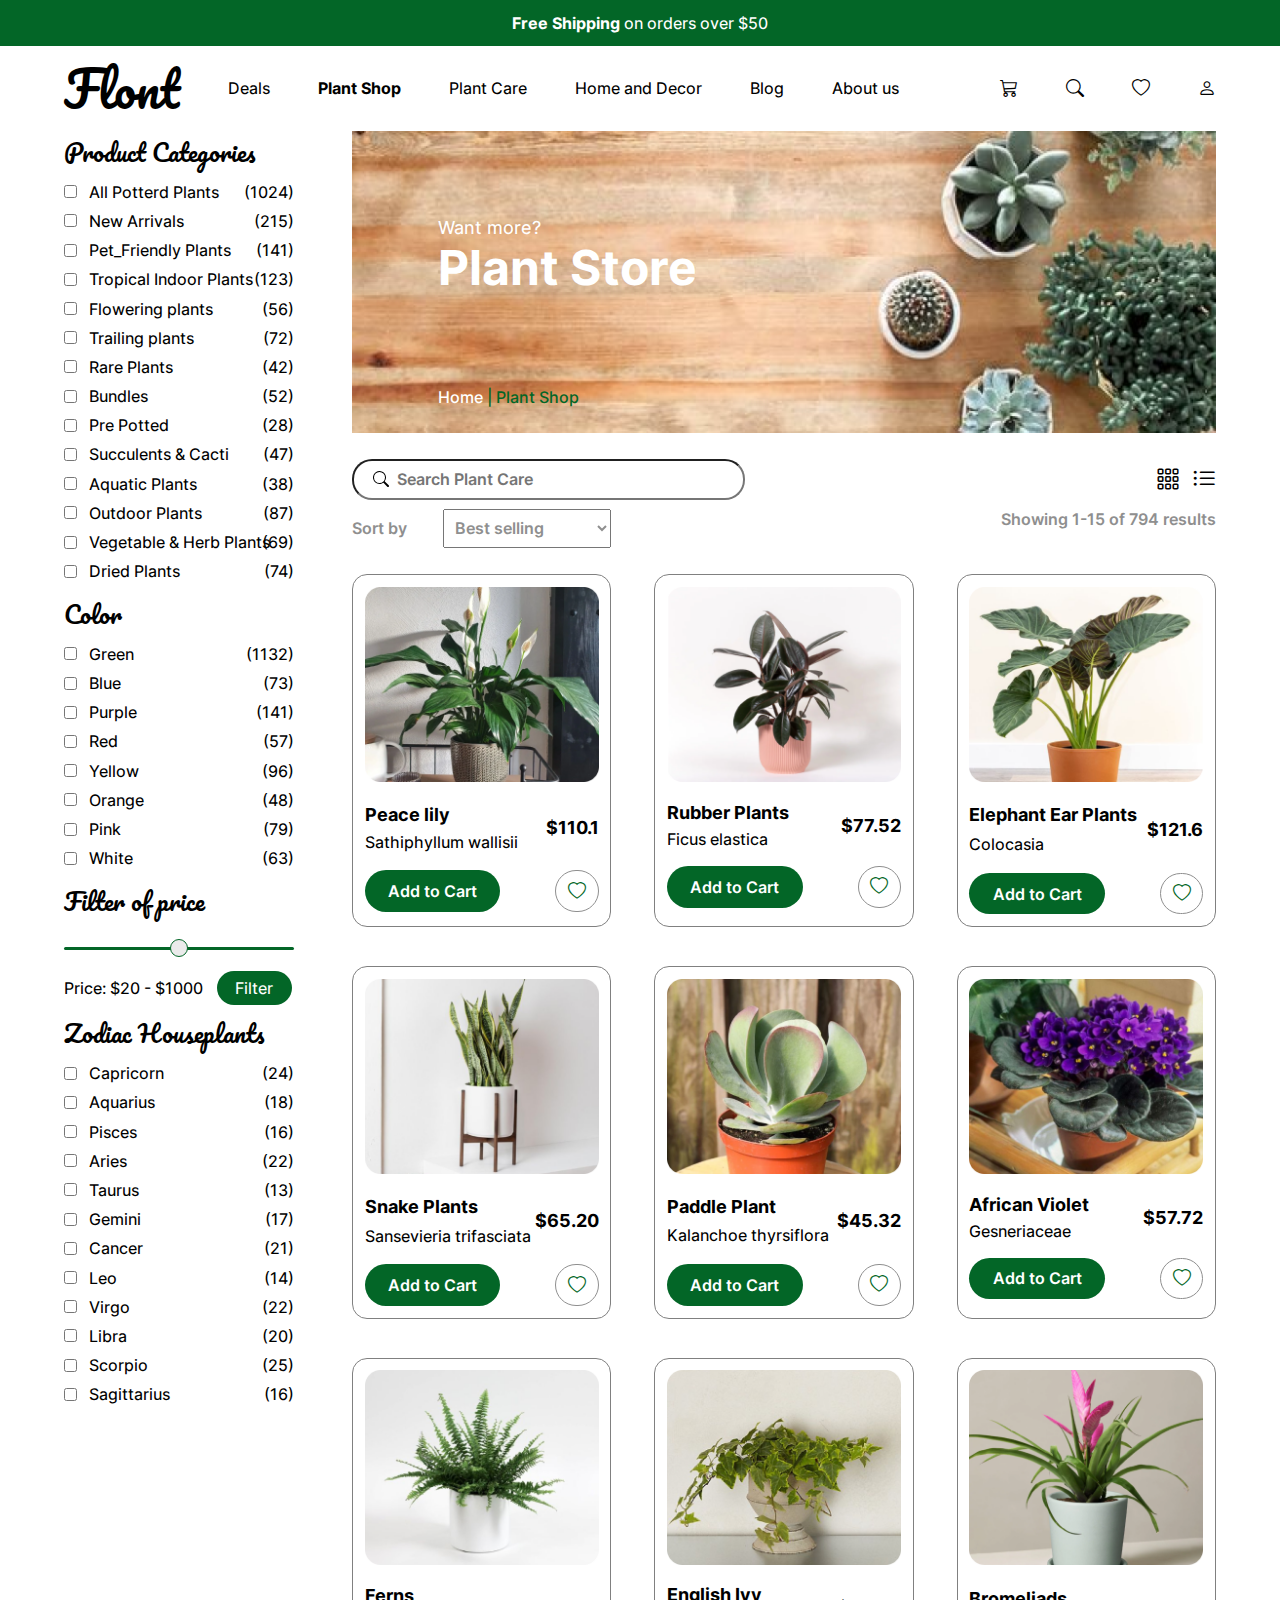
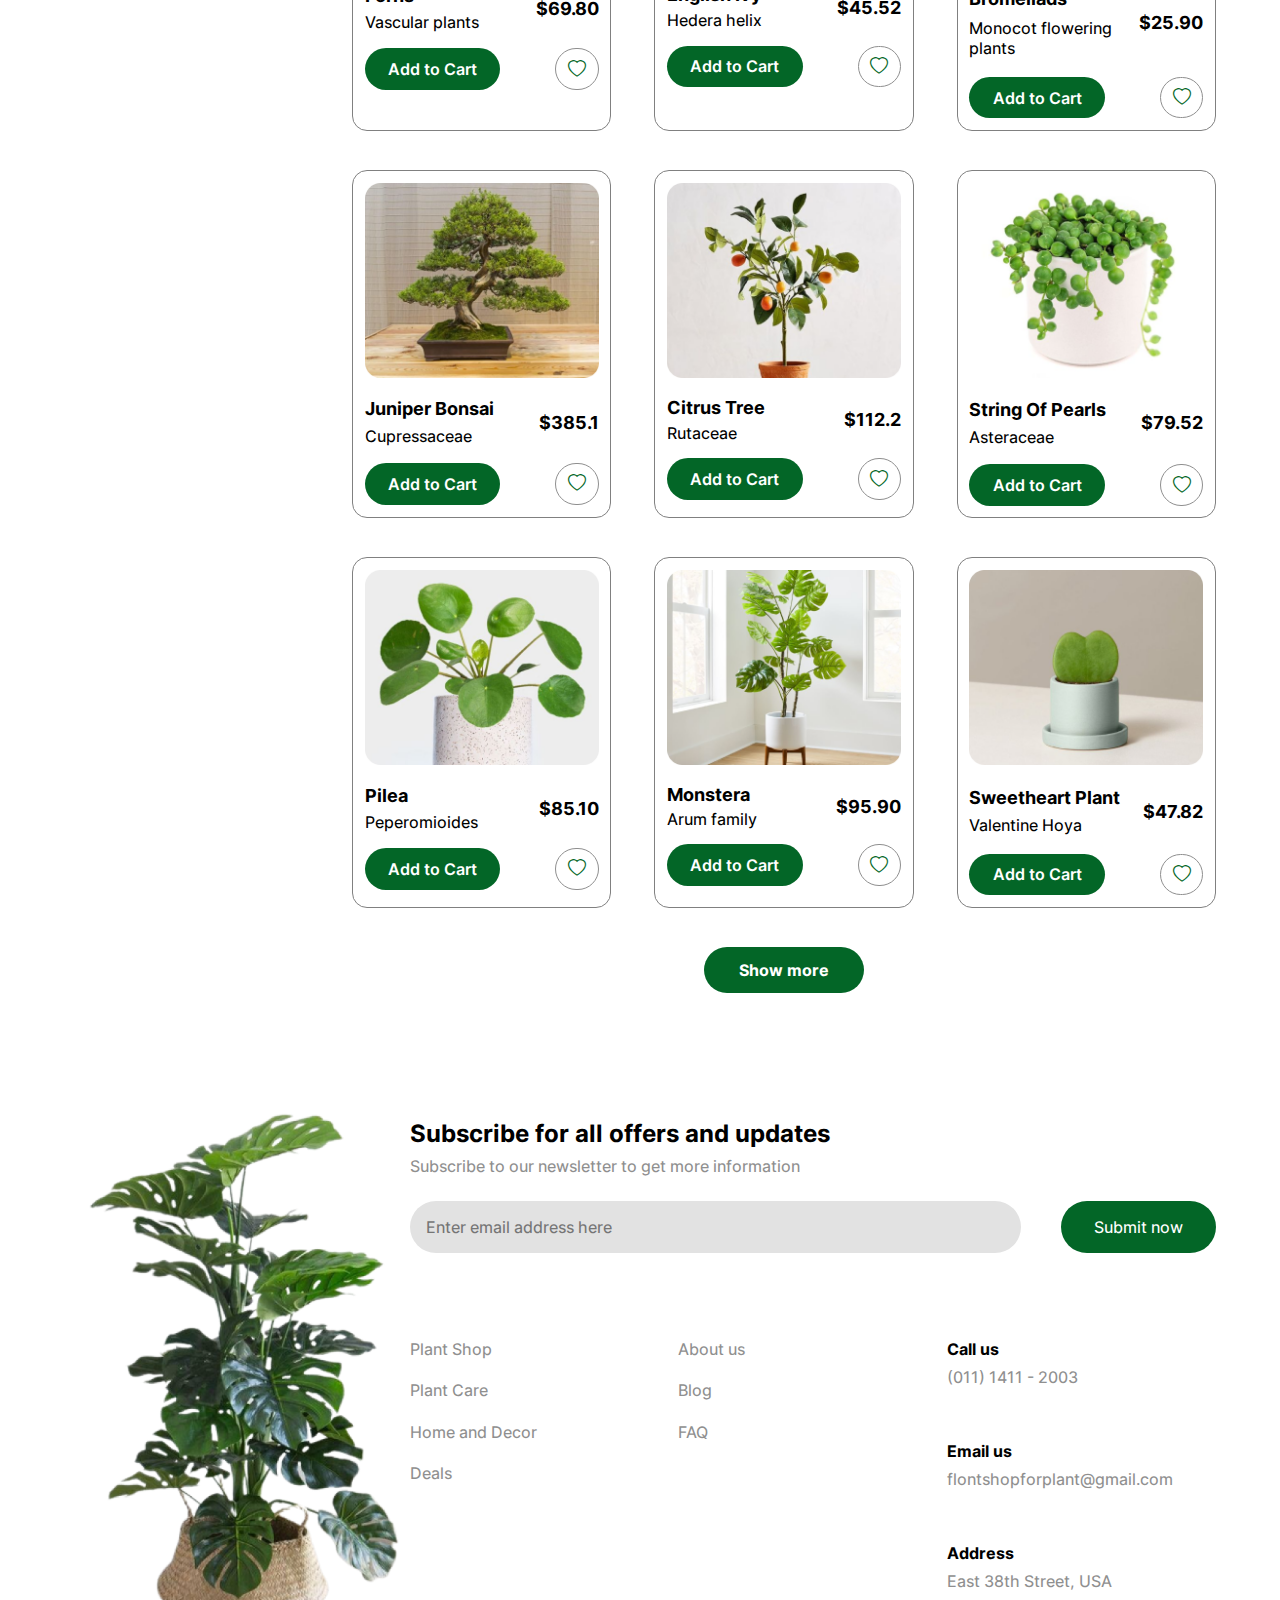
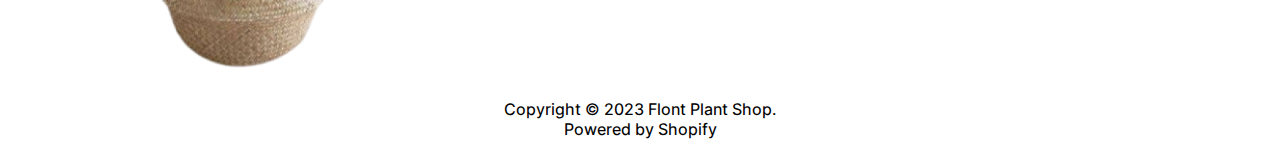
<file: index.html>
<!DOCTYPE html>
<html lang="en">
  <head>
    <meta charset="UTF-8" />
    <meta http-equiv="X-UA-Compatible" content="IE=edge" />
    <meta name="viewport" content="width=device-width, initial-scale=1.0" />
    <title>Document</title>
    <link rel="stylesheet" href="CssIndex.css" />
    <link rel="stylesheet" href="CssGeneral.css" />
    <link rel="stylesheet" href="https://cdn.jsdelivr.net/npm/bootstrap-icons@1.5.0/font/bootstrap-icons.css" />
  </head>
  <body id="body">
    <div id="Header_title">
      <span class="bold">Free Shipping</span>
      on orders over <span class="">$50</span>
    </div>
    <div class="container">
      <div id="header">
        <ul>
          <li class="textPaci xx_large_title">Flont</li>
          <li class="linkHover"><a href="#">Deals</a></li>
          <li class="linkHover"><a href="#" class="filter_green bold">Plant Shop</a></li>
          <li class="linkHover"><a href="index2.html">Plant Care</a></li>
          <li class="linkHover"><a href="#">Home and Decor</a></li>
          <li class="linkHover"><a href="#">Blog</a></li>
          <li class="linkHover"><a href="#">About us</a></li>
        </ul>
        <ul>
          <li class="linkHover">
            <a href="#"><i class="bi bi-cart3 sub-title"></i></a>
          </li>
          <li class="linkHover">
            <a href="#"><i class="bi bi-search sub-title"></i></a>
          </li>
          <li class="linkHover">
            <a href="#"><i class="bi bi-heart sub-title"></i></a>
          </li>
          <li class="linkHover">
            <a href="#"><i class="bi bi-person sub-title"></i></a>
          </li>
        </ul>
      </div>
      <div id="header_phone">
        <div class="textPaci xx_large_title">Flont</div>
        <ul class="first_nav">
          <li class="linkHover"><a href="#">Deals</a></li>
          <li class="linkHover filter_green bold"><a href="#">Plant Shop</a></li>
          <li class="linkHover"><a href="index2.html">Plant Care</a></li>
          <li class="linkHover"><a href="#">Home and Decor</a></li>
          <li class="linkHover"><a href="#">Blog</a></li>
          <li class="linkHover"><a href="#">About us</a></li>
        </ul>
        <ul class="second_nav">
          <li class="linkHover">
            <a href="#"><i class="bi bi-cart3 sub-title"></i></a>
          </li>
          <li class="linkHover">
            <a href="#"><i class="bi bi-search sub-title"></i></a>
          </li>
          <li class="linkHover">
            <a href="#"><i class="bi bi-heart sub-title"></i></a>
          </li>
          <li class="linkHover">
            <a href="#"><i class="bi bi-person sub-title"></i></a>
          </li>
        </ul>
      </div>
      <div id="Content">
        <div id="left-content">
          <div class="filter">
            <div class="filter-title textPaci title">Product Categories</div>
            <div class="filter-form">
              <div class="filter-form-input">
                <input type="checkbox" id="filter_1" />
                <label for="filter_1">All Potterd Plants</label>
                <span>(1024)</span>
              </div>
              <div class="filter-form-input">
                <input type="checkbox" id="filter_2" />
                <label for="filter_2">New Arrivals</label>
                <span>(215)</span>
              </div>
              <div class="filter-form-input">
                <input type="checkbox" id="filter_3" />
                <label for="filter_3">Pet_Friendly Plants</label>
                <span>(141)</span>
              </div>
              <div class="filter-form-input">
                <input type="checkbox" id="filter_4" />
                <label for="filter_4">Tropical Indoor Plants</label>
                <span>(123)</span>
              </div>
              <div class="filter-form-input">
                <input type="checkbox" id="filter_5" />
                <label for="filter_5">Flowering plants</label>
                <span>(56)</span>
              </div>
              <div class="filter-form-input">
                <input type="checkbox" id="filter_6" />
                <label for="filter_6">Trailing plants</label>
                <span>(72)</span>
              </div>
              <div class="filter-form-input">
                <input type="checkbox" id="filter_7" />
                <label for="filter_7">Rare Plants</label>
                <span>(42)</span>
              </div>
              <div class="filter-form-input">
                <input type="checkbox" id="filter_8" />
                <label for="filter_8">Bundles</label>
                <span>(52)</span>
              </div>
              <div class="filter-form-input">
                <input type="checkbox" id="filter_9" />
                <label for="filter_9">Pre Potted</label>
                <span>(28)</span>
              </div>
              <div class="filter-form-input">
                <input type="checkbox" id="filter_10" />
                <label for="filter_10">Succulents & Cacti</label>
                <span>(47)</span>
              </div>
              <div class="filter-form-input">
                <input type="checkbox" id="filter_11" />
                <label for="filter_11">Aquatic Plants</label>
                <span>(38)</span>
              </div>
              <div class="filter-form-input">
                <input type="checkbox" id="filter_12" />
                <label for="filter_12">Outdoor Plants</label>
                <span>(87)</span>
              </div>
              <div class="filter-form-input">
                <input type="checkbox" id="filter_13" />
                <label for="filter_13">Vegetable & Herb Plants</label>
                <span>(69)</span>
              </div>
              <div class="filter-form-input">
                <input type="checkbox" id="filter_14" />
                <label for="filter_14">Dried Plants</label>
                <span>(74)</span>
              </div>
            </div>
          </div>
          <div class="filter">
            <div class="filter-title textPaci title">Color</div>
            <div class="filter-form">
              <div class="filter-form-input">
                <input type="checkbox" id="filter_15" />
                <label for="filter_15">Green</label>
                <span>(1132)</span>
              </div>
              <div class="filter-form-input">
                <input type="checkbox" id="filter_16" />
                <label for="filter_16">Blue</label>
                <span>(73)</span>
              </div>
              <div class="filter-form-input">
                <input type="checkbox" id="filter_17" />
                <label for="filter_17">Purple</label>
                <span>(141)</span>
              </div>
              <div class="filter-form-input">
                <input type="checkbox" id="filter_18" />
                <label for="filter_18">Red</label>
                <span>(57)</span>
              </div>
              <div class="filter-form-input">
                <input type="checkbox" id="filter_19" />
                <label for="filter_19">Yellow</label>
                <span>(96)</span>
              </div>
              <div class="filter-form-input">
                <input type="checkbox" id="filter_20" />
                <label for="filter_20">Orange</label>
                <span>(48)</span>
              </div>
              <div class="filter-form-input">
                <input type="checkbox" id="filter_21" />
                <label for="filter_21">Pink</label>
                <span>(79)</span>
              </div>
              <div class="filter-form-input">
                <input type="checkbox" id="filter_22" />
                <label for="filter_22">White</label>
                <span>(63)</span>
              </div>
            </div>
          </div>
          <div class="filter">
            <div class="filter-title textPaci title">Filter of price</div>
            <div class="filter-form">
              <input type="range" class="inputRange" />
              <div>
                <label for="inputRange">Price: $20 - $1000</label><button class="inputRange_button">Filter</button>
              </div>
            </div>
          </div>
          <div class="filter">
            <div class="filter-title textPaci title">Zodiac Houseplants</div>
            <div class="filter-form">
              <div class="filter-form-input">
                <input type="checkbox" id="filter_23" />
                <label for="filter_23">Capricorn</label>
                <span>(24)</span>
              </div>
              <div class="filter-form-input">
                <input type="checkbox" id="filter_24" />
                <label for="filter_24">Aquarius</label>
                <span>(18)</span>
              </div>
              <div class="filter-form-input">
                <input type="checkbox" id="filter_25" />
                <label for="filter_25">Pisces</label>
                <span>(16)</span>
              </div>
              <div class="filter-form-input">
                <input type="checkbox" id="filter_26" />
                <label for="filter_26">Aries</label>
                <span>(22)</span>
              </div>
              <div class="filter-form-input">
                <input type="checkbox" id="filter_27" />
                <label for="filter_27">Taurus</label>
                <span>(13)</span>
              </div>
              <div class="filter-form-input">
                <input type="checkbox" id="filter_28" />
                <label for="filter_28">Gemini</label>
                <span>(17)</span>
              </div>
              <div class="filter-form-input">
                <input type="checkbox" id="filter_29" />
                <label for="filter_29">Cancer</label>
                <span>(21)</span>
              </div>
              <div class="filter-form-input">
                <input type="checkbox" id="filter_30" />
                <label for="filter_30">Leo</label>
                <span>(14)</span>
              </div>
              <div class="filter-form-input">
                <input type="checkbox" id="filter_31" />
                <label for="filter_31">Virgo</label>
                <span>(22)</span>
              </div>
              <div class="filter-form-input">
                <input type="checkbox" id="filter_32" />
                <label for="filter_32">Libra</label>
                <span>(20)</span>
              </div>
              <div class="filter-form-input">
                <input type="checkbox" id="filter_33" />
                <label for="filter_33">Scorpio</label>
                <span>(25)</span>
              </div>
              <div class="filter-form-input">
                <input type="checkbox" id="filter_34" />
                <label for="filter_34">Sagittarius</label>
                <span>(16)</span>
              </div>
            </div>
          </div>
        </div>
        <div id="right-content">
          <div class="right-content_header filter_white">
            <div class="sub-title">Want more?</div>
            <div class="xx_large_title bold">Plant Store</div>
            <div class="sm-title">
              Home
              <span class="sm-title filter_green"> | Plant Shop</span>
            </div>
          </div>
          <div class="right-content_filter">
            <div class="Search">
              <input type="text" id="right-content_filter_search" placeholder="Search Plant Care" />
              <span class="algin_center">
                <i class="bi bi-filter icon_default_hover title" id="filter_icon"></i>
                <i class="bi bi-grid-3x3-gap icon_default_hover title"></i>
                <i class="bi bi-list-ul icon_default_hover title"></i>
              </span>
            </div>
            <div class="Sort">
              <div class="sort_input">
                <span class="filter_gray weight-600-title">Sort by</span>
                <select id="select " class="filter_gray weight-600-title">
                  <option>Best selling</option>
                  <option>Price</option>
                  <option>Newest</option>
                </select>
              </div>
              <span class="filter_gray sort_result weight-600-title">Showing 1-15 of 794 results</span>
            </div>
          </div>
          <div class="product-list">
            <div class="product-detail">
              <img src="product_list/product_1.png" />
              <div class="product-infor">
                <div class="product-des">
                  <div class="bold sub-title">Peace lily</div>
                  <div>Sathiphyllum wallisii</div>
                </div>
                <div class="bold sub-title">$110.1</div>
              </div>
              <div class="product-action">
                <button class="addToCart weight-600-title">Add to Cart</button>
                <button class="markButton"><i class="bi bi-heart sub-title"></i></button>
              </div>
            </div>
            <div class="product-detail">
              <img src="product_list/product_2.png" />
              <div class="product-infor">
                <div class="product-des">
                  <div class="bold sub-title">Rubber Plants</div>
                  <div>Ficus elastica</div>
                </div>
                <div class="bold sub-title">$77.52</div>
              </div>
              <div class="product-action">
                <button class="addToCart weight-600-title">Add to Cart</button>
                <button class="markButton"><i class="bi bi-heart sub-title"></i></button>
              </div>
            </div>
            <div class="product-detail">
              <img src="product_list/product_3.png" />
              <div class="product-infor">
                <div class="product-des">
                  <div class="bold sub-title">Elephant Ear Plants</div>
                  <div>Colocasia</div>
                </div>
                <div class="bold sub-title">$121.6</div>
              </div>
              <div class="product-action">
                <button class="addToCart weight-600-title">Add to Cart</button>
                <button class="markButton"><i class="bi bi-heart sub-title"></i></button>
              </div>
            </div>
            <div class="product-detail">
              <img src="product_list/product_4.png" />
              <div class="product-infor">
                <div class="product-des">
                  <div class="bold sub-title">Snake Plants</div>
                  <div>Sansevieria trifasciata</div>
                </div>
                <div class="bold sub-title">$65.20</div>
              </div>
              <div class="product-action">
                <button class="addToCart weight-600-title">Add to Cart</button>
                <button class="markButton"><i class="bi bi-heart sub-title"></i></button>
              </div>
            </div>
            <div class="product-detail">
              <img src="product_list/product_5.png" />
              <div class="product-infor">
                <div class="product-des">
                  <div class="bold sub-title">Paddle Plant</div>
                  <div>Kalanchoe thyrsiflora</div>
                </div>
                <div class="bold sub-title">$45.32</div>
              </div>
              <div class="product-action">
                <button class="addToCart weight-600-title">Add to Cart</button>
                <button class="markButton"><i class="bi bi-heart sub-title"></i></button>
              </div>
            </div>
            <div class="product-detail">
              <img src="product_list/product_6.png" />
              <div class="product-infor">
                <div class="product-des">
                  <div class="bold sub-title">African Violet</div>
                  <div>Gesneriaceae</div>
                </div>
                <div class="bold sub-title">$57.72</div>
              </div>
              <div class="product-action">
                <button class="addToCart weight-600-title">Add to Cart</button>
                <button class="markButton"><i class="bi bi-heart sub-title"></i></button>
              </div>
            </div>
            <div class="product-detail">
              <img src="product_list/product_7.png" />
              <div class="product-infor">
                <div class="product-des">
                  <div class="bold sub-title">Ferns</div>
                  <div>Vascular plants</div>
                </div>
                <div class="bold sub-title">$69.80</div>
              </div>
              <div class="product-action">
                <button class="addToCart weight-600-title">Add to Cart</button>
                <button class="markButton"><i class="bi bi-heart sub-title"></i></button>
              </div>
            </div>
            <div class="product-detail">
              <img src="product_list/product_8.png" />
              <div class="product-infor">
                <div class="product-des">
                  <div class="bold sub-title">English Ivy</div>
                  <div>Hedera helix</div>
                </div>
                <div class="bold sub-title">$45.52</div>
              </div>
              <div class="product-action">
                <button class="addToCart weight-600-title">Add to Cart</button>
                <button class="markButton"><i class="bi bi-heart sub-title"></i></button>
              </div>
            </div>
            <div class="product-detail">
              <img src="product_list/product_9.png" />
              <div class="product-infor">
                <div class="product-des">
                  <div class="bold sub-title">Bromeliads</div>
                  <div>Monocot flowering plants</div>
                </div>
                <div class="bold sub-title">$25.90</div>
              </div>
              <div class="product-action">
                <button class="addToCart weight-600-title">Add to Cart</button>
                <button class="markButton"><i class="bi bi-heart sub-title"></i></button>
              </div>
            </div>
            <div class="product-detail">
              <img src="product_list/product_10.png" />
              <div class="product-infor">
                <div class="product-des">
                  <div class="bold sub-title">Juniper Bonsai</div>
                  <div>Cupressaceae</div>
                </div>
                <div class="bold sub-title">$385.1</div>
              </div>
              <div class="product-action">
                <button class="addToCart weight-600-title">Add to Cart</button>
                <button class="markButton"><i class="bi bi-heart sub-title"></i></button>
              </div>
            </div>
            <div class="product-detail">
              <img src="product_list/product_11.png" />
              <div class="product-infor">
                <div class="product-des">
                  <div class="bold sub-title">Citrus Tree</div>
                  <div>Rutaceae</div>
                </div>
                <div class="bold sub-title">$112.2</div>
              </div>
              <div class="product-action">
                <button class="addToCart weight-600-title">Add to Cart</button>
                <button class="markButton"><i class="bi bi-heart sub-title"></i></button>
              </div>
            </div>
            <div class="product-detail">
              <img src="product_list/product_12.png" />
              <div class="product-infor">
                <div class="product-des">
                  <div class="bold sub-title">String Of Pearls</div>
                  <div>Asteraceae</div>
                </div>
                <div class="bold sub-title">$79.52</div>
              </div>
              <div class="product-action">
                <button class="addToCart weight-600-title medium-title">Add to Cart</button>
                <button class="markButton"><i class="bi bi-heart sub-title"></i></button>
              </div>
            </div>
            <div class="product-detail">
              <img src="product_list/product_13.png" />
              <div class="product-infor">
                <div class="product-des">
                  <div class="bold sub-title">Pilea</div>
                  <div>Peperomioides</div>
                </div>
                <div class="bold sub-title">$85.10</div>
              </div>
              <div class="product-action">
                <button class="addToCart weight-600-title medium-title">Add to Cart</button>
                <button class="markButton"><i class="bi bi-heart sub-title"></i></button>
              </div>
            </div>
            <div class="product-detail">
              <img src="product_list/product_14.png" />
              <div class="product-infor">
                <div class="product-des">
                  <div class="bold sub-title">Monstera</div>
                  <div>Arum family</div>
                </div>
                <div class="bold sub-title">$95.90</div>
              </div>
              <div class="product-action">
                <button class="addToCart weight-600-title medium-title">Add to Cart</button>
                <button class="markButton"><i class="bi bi-heart sub-title"></i></button>
              </div>
            </div>
            <div class="product-detail">
              <img src="product_list/product_15.png" />
              <div class="product-infor">
                <div class="product-des">
                  <div class="bold sub-title">Sweetheart Plant</div>
                  <div>Valentine Hoya</div>
                </div>
                <div class="bold sub-title">$47.82</div>
              </div>
              <div class="product-action">
                <button class="addToCart weight-600-title medium-title">Add to Cart</button>
                <button class="markButton"><i class="bi bi-heart sub-title"></i></button>
              </div>
            </div>
          </div>
          <button class="showMoreButton medium-title bold margin_auto">Show more</button>
        </div>
      </div>
      <div class="footer">
        <div class="left-footer">
          <img src="titleImage/product_footer.png" />
        </div>
        <div class="right-footer">
          <div class="bold title margin_1_b">Subscribe for all offers and updates</div>
          <div class="medium-title filter_gray margin_1_b">Subscribe to our newsletter to get more information</div>
          <div class="enterEmailForm">
            <input type="text" class="medium-title" placeholder="Enter email address here" />
            <button class="medium-title">Submit now</button>
          </div>
          <div class="optionFooterList">
            <div class="option">
              <div>Plant Shop</div>
              <div>Plant Care</div>
              <div>Home and Decor</div>
              <div>Deals</div>
            </div>
            <div class="option">
              <div>About us</div>
              <div>Blog</div>
              <div>FAQ</div>
            </div>
            <div class="option">
              <div class="contact">
                <p class="filter_black bold">Call us</p>
                <p>(011) 1411 - 2003</p>
              </div>
              <div class="contact">
                <p class="filter_black bold">Email us</p>
                <p>flontshopforplant@gmail.com</p>
              </div>
              <div class="contact">
                <p class="filter_black bold">Address</p>
                <p>East 38th Street, USA</p>
              </div>
            </div>
          </div>
        </div>
      </div>
      <div class="Footer_title">
        Copyright © 2023 Flont Plant Shop.<br />
        Powered by Shopify
      </div>
    </div>
  </body>
  <script src="script.js"></script>
</html>
</file>
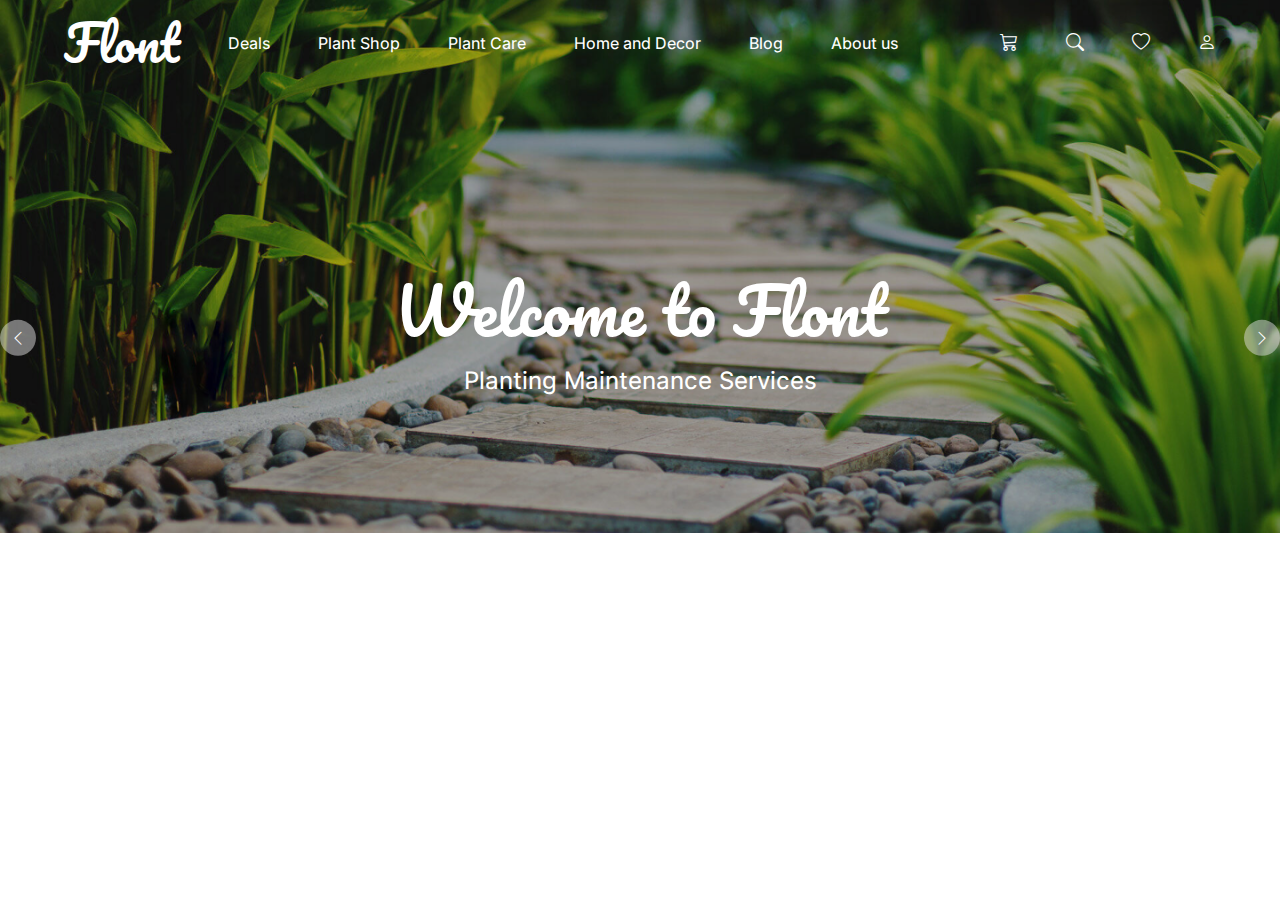
<file: carousel.html>
<!DOCTYPE html>
<html lang="en">
  <head>
    <!-- Import font-awesome somewhere in the HTML -->
    <link
      rel="stylesheet"
      href="https://cdnjs.cloudflare.com/ajax/libs/font-awesome/5.15.3/css/all.min.css"
      integrity="sha512-iBBXm8fW90+nuLcSKlbmrPcLa0OT92xO1BIsZ+ywDWZCvqsWgccV3gFoRBv0z+8dLJgyAHIhR35VZc2oM/gI1w=="
      crossorigin="anonymous"
      referrerpolicy="no-referrer"
    />
    <link rel="stylesheet" href="https://cdn.jsdelivr.net/npm/bootstrap-icons@1.5.0/font/bootstrap-icons.css" />
    <link rel="stylesheet" href="CssGeneral.css" />
    <link rel="stylesheet" href="CssCarousel.css" />
  </head>

  <body>
    <div id="header_phone">
      <div class="textPaci xx_large_title">Flont</div>
      <ul class="first_nav">
        <li class="linkHover"><a href="#">Deals</a></li>
        <li class="linkHover"><a href="index.html">Plant Shop</a></li>
        <li class="linkHover"><a href="index2.html">Plant Care</a></li>
        <li class="linkHover"><a href="#">Home and Decor</a></li>
        <li class="linkHover"><a href="#">Blog</a></li>
        <li class="linkHover"><a href="#">About us</a></li>
      </ul>
      <ul class="second_nav">
        <li class="linkHover">
          <a href="#"><i class="bi bi-cart3 sub-title"></i></a>
        </li>
        <li class="linkHover">
          <a href="#"><i class="bi bi-search sub-title"></i></a>
        </li>
        <li class="linkHover">
          <a href="#"><i class="bi bi-heart sub-title"></i></a>
        </li>
        <li class="linkHover">
          <a href="#"><i class="bi bi-person sub-title"></i></a>
        </li>
      </ul>
    </div>
    <div class="carousel" data-carousel>
      <div id="header">
        <ul>
          <li class="textPaci xx_large_title">Flont</li>
          <li class="linkHover"><a href="#">Deals</a></li>
          <li class="linkHover"><a href="index.html">Plant Shop</a></li>
          <li class="linkHover"><a href="index2.html">Plant Care</a></li>
          <li class="linkHover"><a href="#">Home and Decor</a></li>
          <li class="linkHover"><a href="#">Blog</a></li>
          <li class="linkHover"><a href="#">About us</a></li>
        </ul>
        <ul>
          <li class="linkHover">
            <a href="#"><i class="bi bi-cart3 sub-title"></i></a>
          </li>
          <li class="linkHover">
            <a href="#"><i class="bi bi-search sub-title"></i></a>
          </li>
          <li class="linkHover">
            <a href="#"><i class="bi bi-heart sub-title"></i></a>
          </li>
          <li class="linkHover">
            <a href="#"><i class="bi bi-person sub-title"></i></a>
          </li>
        </ul>
      </div>
      <div class="carousel-buttons">
        <button class="carousel-button carousel-button_previous" data-carousel-button-previous>
          <span class="bi bi-chevron-left algin_center justity_center"></span>
        </button>
        <button class="carousel-button carousel-button_next" data-carousel-button-next>
          <span class="bi bi-chevron-right algin_center justity_center"></span>
        </button>
      </div>
      <div class="slides" data-carousel-slides-container>
        <div class="slide">
          <img src="carousel/image1.png" alt="First slide" />
          <div class="carousel-caption">
            <div class="xxx_large_title textPaci justity_center">Welcome to Flont</div>
            <div class="title justity_center">Planting Maintenance Services</div>
          </div>
        </div>
        <div class="slide">
          <img src="carousel/image2.png" alt="Second slide" />
          <div class="carousel-caption">
            <div class="title justity_center">Bring Freshness To Your Architecture</div>
            <div class="xxx_large_title bold justity_center">PLANT FOR INTERIOR</div>
            <button class="shopNowbutton weight-600-title margin_auto">Shop now</button>
          </div>
        </div>
        <div class="slide">
          <img src="carousel/image3.png" alt="Third slide" />
          <div class="carousel-caption">
            <div class="xxx_large_title bold">DECOR WITH FLONT</div>
            <p>Get 15% off on order above 400%</p>
            <button class="shopNowbutton weight-600-title">Shop now</button>
          </div>
        </div>
      </div>
      <ul class="carousel-indicators">
        <li data-target="#myCarousel" data-slide-to="0" class="active"></li>
        <li data-target="#myCarousel" data-slide-to="1"></li>
        <li data-target="#myCarousel" data-slide-to="2"></li>
      </ul>
    </div>
  </body>
  <script src="Carousel.js"></script>
</html>
</file>
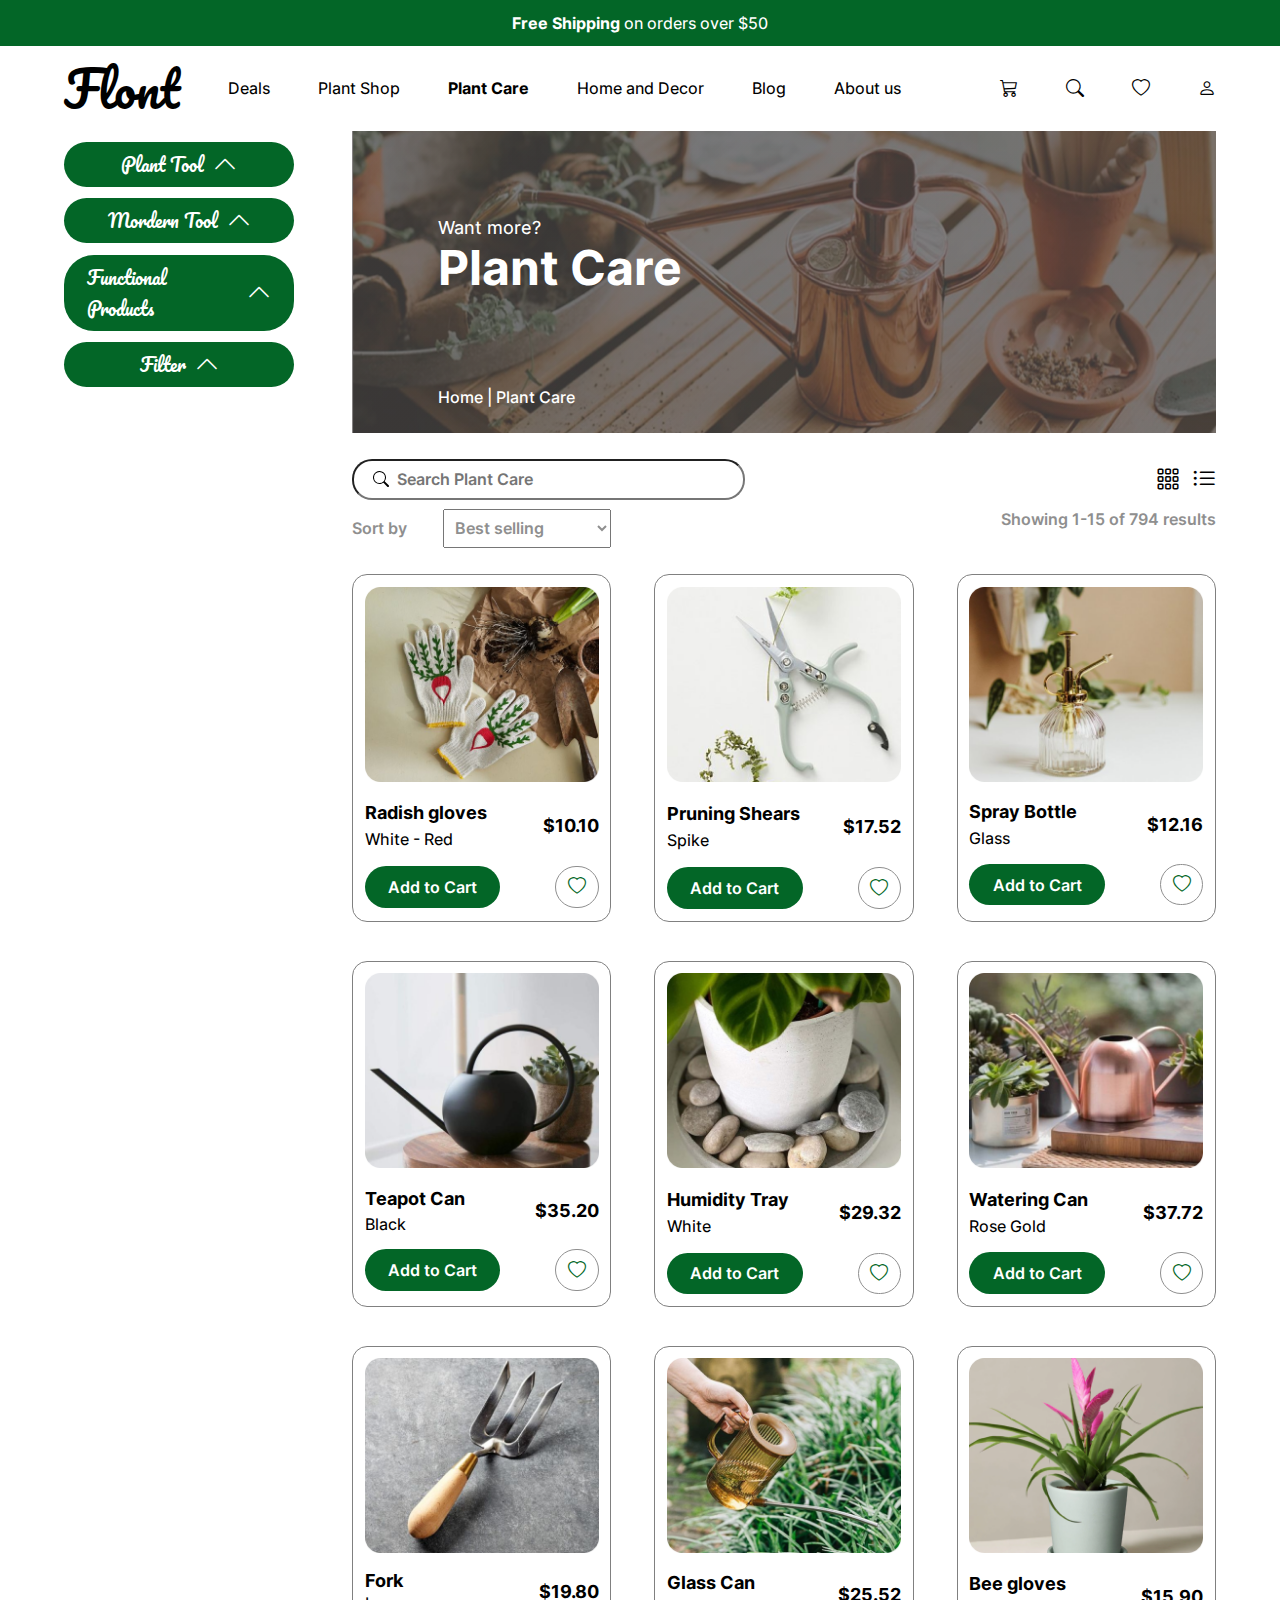
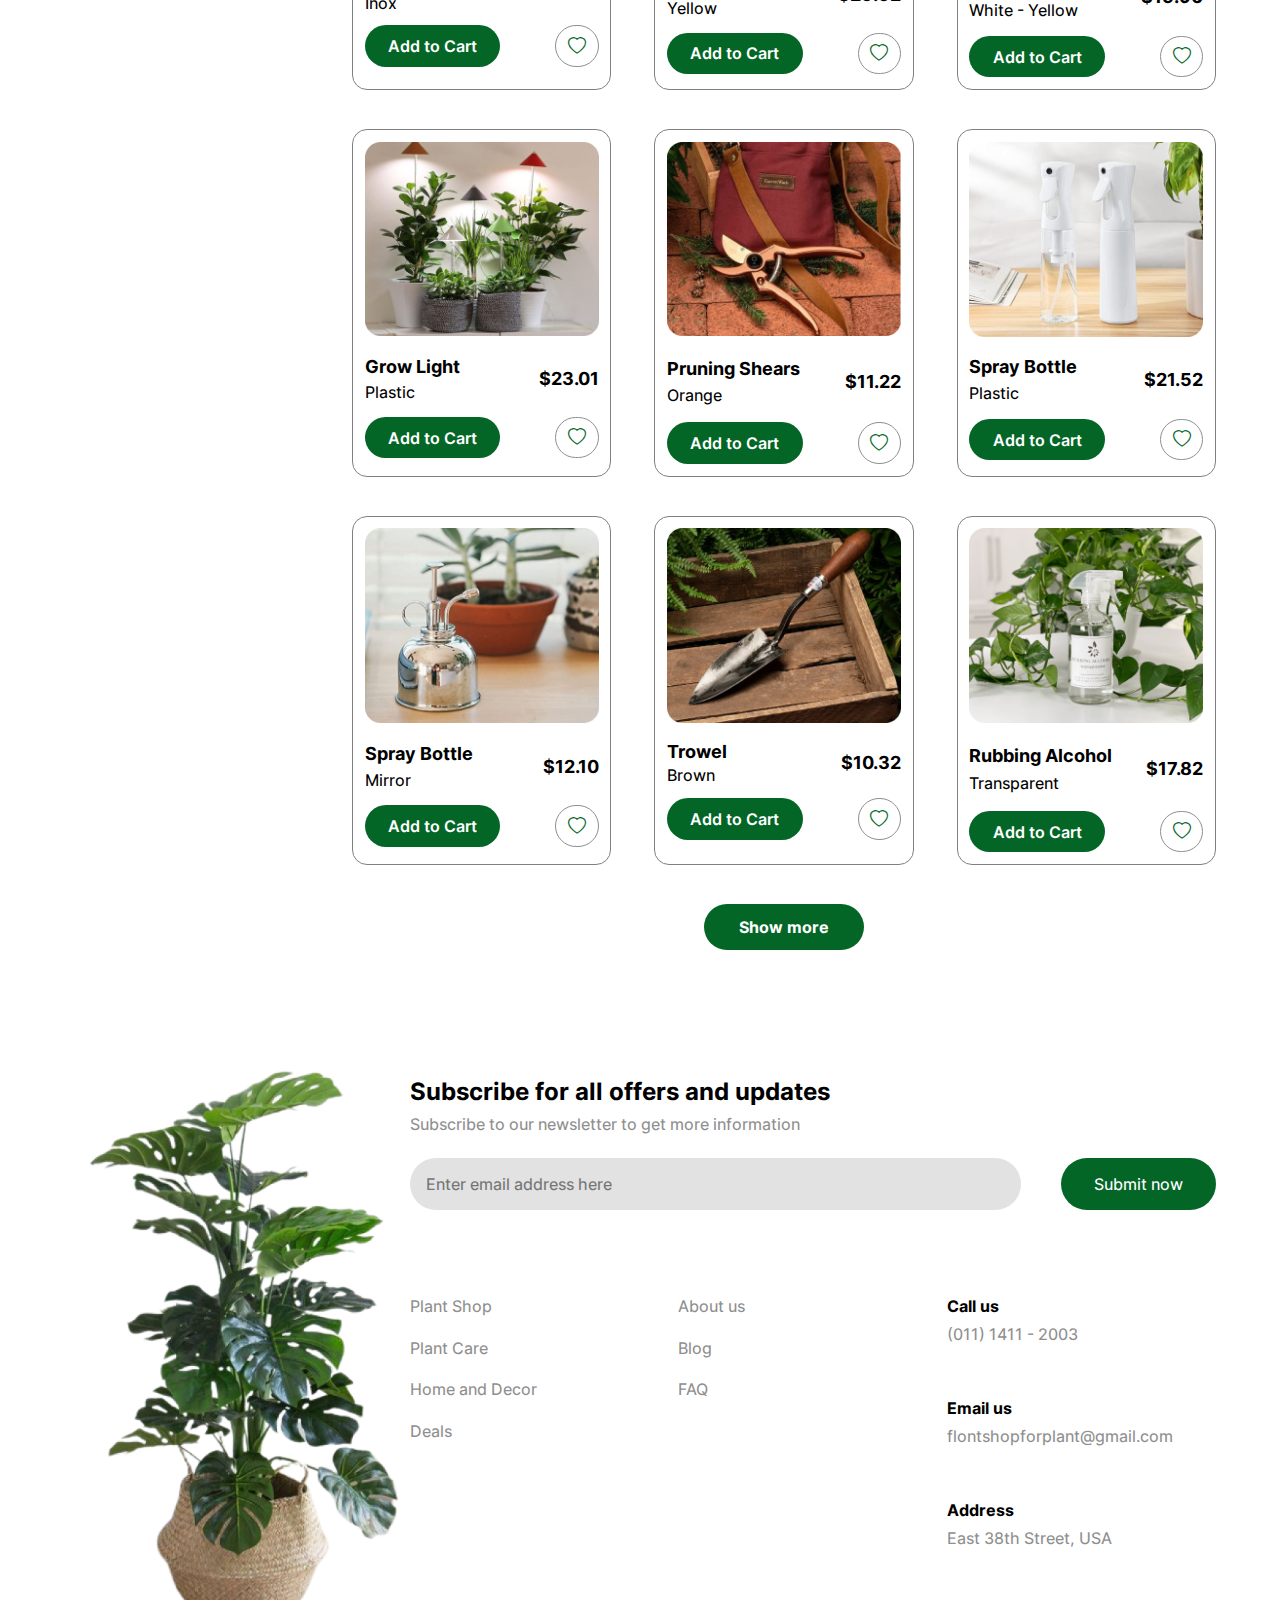
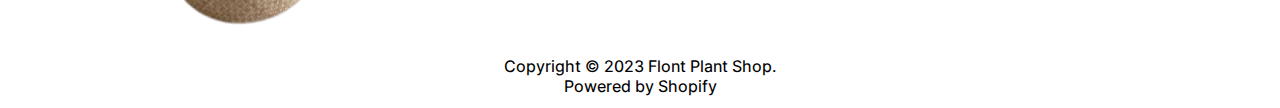
<file: index2.html>
<!DOCTYPE html>
<html lang="en">
  <head>
    <meta charset="UTF-8" />
    <meta http-equiv="X-UA-Compatible" content="IE=edge" />
    <meta name="viewport" content="width=device-width, initial-scale=1.0" />
    <title>Document</title>
    <link rel="stylesheet" href="CssGeneral.css" />
    <link rel="stylesheet" href="CssIndex2.css" />
    <link rel="stylesheet" href="https://cdn.jsdelivr.net/npm/bootstrap-icons@1.5.0/font/bootstrap-icons.css" />
  </head>
  <body id="body">
    <div id="Header_title">
      <span class="bold">Free Shipping</span>
      on orders over <span class="">$50</span>
    </div>
    <div class="container">
      <div id="header">
        <ul>
          <li class="textPaci xx_large_title">Flont</li>
          <li class="linkHover"><a href="#">Deals</a></li>
          <li class="linkHover"><a href="/index.html">Plant Shop</a></li>
          <li class="linkHover"><a href="#" class="filter_green bold">Plant Care</a></li>
          <li class="linkHover"><a href="#">Home and Decor</a></li>
          <li class="linkHover"><a href="#">Blog</a></li>
          <li class="linkHover"><a href="#">About us</a></li>
        </ul>
        <ul>
          <li class="linkHover">
            <a href="#"><i class="bi bi-cart3 sub-title"></i></a>
          </li>
          <li class="linkHover">
            <a href="#"><i class="bi bi-search sub-title"></i></a>
          </li>
          <li class="linkHover">
            <a href="#"><i class="bi bi-heart sub-title"></i></a>
          </li>
          <li class="linkHover">
            <a href="#"><i class="bi bi-person sub-title"></i></a>
          </li>
        </ul>
      </div>
      <div id="header_phone">
        <div class="textPaci xx_large_title">Flont</div>
        <ul class="first_nav">
          <li class="linkHover"><a href="#">Deals</a></li>
          <li class="linkHover filter_green bold"><a href="#">Plant Shop</a></li>
          <li class="linkHover"><a href="index2.html">Plant Care</a></li>
          <li class="linkHover"><a href="#">Home and Decor</a></li>
          <li class="linkHover"><a href="#">Blog</a></li>
          <li class="linkHover"><a href="#">About us</a></li>
        </ul>
        <ul class="second_nav">
          <li class="linkHover">
            <a href="#"><i class="bi bi-cart3 sub-title"></i></a>
          </li>
          <li class="linkHover">
            <a href="#"><i class="bi bi-search sub-title"></i></a>
          </li>
          <li class="linkHover">
            <a href="#"><i class="bi bi-heart sub-title"></i></a>
          </li>
          <li class="linkHover">
            <a href="#"><i class="bi bi-person sub-title"></i></a>
          </li>
        </ul>
      </div>
      <div id="Content">
        <div id="left-content">
          <div class="filterOption">
            <div
              class="filter-title textPaci justity_center algin_center sub-title addToCart filter_button"
              id="filter_button_1"
              onclick="{filterAction(0,'filter_button_arrow_1','filter_content_1')}"
            >
              Plant Tool<span id="filter_button_arrow_1" class="bi bi-chevron-up title rotate180"></span>
            </div>
            <div class="filter_content" id="filter_content_1">
              <div class="sub_addToCart filterButton">Gloves</div>
              <div class="sub_addToCart filterButton">Pruning Shears & Loppers</div>
              <div class="sub_addToCart filterButton">Forks & Hand Trowel & Spade</div>
              <div class="sub_addToCart filterButton">Spray Bottle/Mister</div>
              <div class="sub_addToCart filterButton">Watering Can</div>
              <div class="sub_addToCart filterButton">Grow Tent & Grow Lights</div>
            </div>
          </div>
          <div class="filterOption">
            <div
              class="filter-title textPaci justity_center algin_center sub-title addToCart filter_button"
              id="filter_button_2"
              onclick="{filterAction(1,'filter_button_arrow_2','filter_content_2')}"
            >
              Mordern Tool<span id="filter_button_arrow_2" class="bi bi-chevron-up title rotate180"></span>
            </div>
            <div class="filter_content" id="filter_content_2">
              <div class="sub_addToCart filterButton">Label Marker</div>
              <div class="sub_addToCart filterButton">Wi-fi Plant Sensor</div>
              <div class="sub_addToCart filterButton">Dehumidifier & Humidity Tray</div>
              <div class="sub_addToCart filterButton">Heat Mats & Soil Test Kit</div>
              <div class="sub_addToCart filterButton">Moisture Sensor Meter</div>
              <div class="sub_addToCart filterButton">Oscillating Fan</div>
              <div class="sub_addToCart filterButton">Water Test Kit</div>
            </div>
          </div>
          <div class="filterOption">
            <div
              class="filter-title textPaci justity_center algin_center sub-title addToCart filter_button"
              id="filter_button_3"
              onclick="{filterAction(2,'filter_button_arrow_3','filter_content_3')}"
            >
              Functional Products<span id="filter_button_arrow_3" class="bi bi-chevron-up title rotate180"></span>
            </div>
            <div class="filter_content" id="filter_content_3">
              <div class="sub_addToCart filterButton">Fertilizers & water-solubale</div>
              <div class="sub_addToCart filterButton">Neem Oil & Potting Soil</div>
              <div class="sub_addToCart filterButton">Cottion Swabs & Rubbing Alcohol</div>
            </div>
          </div>
          <div class="filterOption" id="filter_option_4">
            <div
              class="filter-title textPaci justity_center algin_center sub-title addToCart filter_button"
              id="filter_button_4"
              onclick="{filterAction(3,'filter_button_arrow_4','filter_content_4')}"
            >
              Filter<span id="filter_button_arrow_4" class="bi bi-chevron-up title rotate180"></span>
            </div>
            <div class="filter_content" id="filter_content_4">
              <div class="filter">
                <div class="filter-title textPaci title">Color</div>
                <div class="filter-form">
                  <div class="filter-form-input">
                    <input type="checkbox" id="filter_15" />
                    <label for="filter_15">Green</label>
                    <span>(532)</span>
                  </div>
                  <div class="filter-form-input">
                    <input type="checkbox" id="filter_16" />
                    <label for="filter_16">Blue</label>
                    <span>(23)</span>
                  </div>
                  <div class="filter-form-input">
                    <input type="checkbox" id="filter_17" />
                    <label for="filter_17">Purple</label>
                    <span>(13)</span>
                  </div>
                  <div class="filter-form-input">
                    <input type="checkbox" id="filter_18" />
                    <label for="filter_18">Red</label>
                    <span>(12)</span>
                  </div>
                  <div class="filter-form-input">
                    <input type="checkbox" id="filter_19" />
                    <label for="filter_19">Yellow</label>
                    <span>(35)</span>
                  </div>
                  <div class="filter-form-input">
                    <input type="checkbox" id="filter_20" />
                    <label for="filter_20">Orange</label>
                    <span>(48)</span>
                  </div>
                  <div class="filter-form-input">
                    <input type="checkbox" id="filter_21" />
                    <label for="filter_21">Pink</label>
                    <span>(12)</span>
                  </div>
                  <div class="filter-form-input">
                    <input type="checkbox" id="filter_22" />
                    <label for="filter_22">White</label>
                    <span>(422)</span>
                  </div>
                </div>
              </div>
              <div class="filter">
                <div class="filter-title textPaci title">Filter of price</div>
                <div class="filter-form">
                  <input type="range" class="inputRange" min="3" max="300" step="1" />
                  <div>
                    <label for="inputRange">Price: $3 - $300</label><button class="inputRange_button">Filter</button>
                  </div>
                </div>
              </div>
            </div>
          </div>
        </div>
        <div id="right-content">
          <div class="right-content_header filter_white">
            <div class="sub-title">Want more?</div>
            <div class="xx_large_title bold">Plant Care</div>
            <div class="sm-title">
              Home
              <span class="sm-title"> | Plant Care</span>
            </div>
          </div>
          <div class="right-content_filter">
            <div class="Search">
              <input type="text" id="right-content_filter_search" placeholder="Search Plant Care" />
              <span class="algin_center">
                <i class="bi bi-filter icon_default_hover title" id="filter_icon"></i>
                <i class="bi bi-grid-3x3-gap icon_default_hover title"></i>
                <i class="bi bi-list-ul icon_default_hover title"></i>
              </span>
            </div>
            <div class="Sort">
              <div class="sort_input">
                <span class="filter_gray weight-600-title">Sort by</span>
                <select id="select " class="filter_gray weight-600-title">
                  <option>Best selling</option>
                  <option>Price</option>
                  <option>Newest</option>
                </select>
              </div>
              <span class="filter_gray sort_result weight-600-title">Showing 1-15 of 794 results</span>
            </div>
          </div>
          <div class="product-list">
            <div class="product-detail">
              <img src="product_plan_care_list/product1.png" />
              <div class="product-infor">
                <div class="product-des">
                  <div class="bold sub-title">Radish gloves</div>
                  <div>White - Red</div>
                </div>
                <div class="bold sub-title">$10.10</div>
              </div>
              <div class="product-action">
                <button class="addToCart weight-600-title">Add to Cart</button>
                <button class="markButton"><i class="bi bi-heart sub-title"></i></button>
              </div>
            </div>
            <div class="product-detail">
              <img src="product_plan_care_list/product2.png" />
              <div class="product-infor">
                <div class="product-des">
                  <div class="bold sub-title">Pruning Shears</div>
                  <div>Spike</div>
                </div>
                <div class="bold sub-title">$17.52</div>
              </div>
              <div class="product-action">
                <button class="addToCart weight-600-title">Add to Cart</button>
                <button class="markButton"><i class="bi bi-heart sub-title"></i></button>
              </div>
            </div>
            <div class="product-detail">
              <img src="product_plan_care_list/product3.png" />
              <div class="product-infor">
                <div class="product-des">
                  <div class="bold sub-title">Spray Bottle</div>
                  <div>Glass</div>
                </div>
                <div class="bold sub-title">$12.16</div>
              </div>
              <div class="product-action">
                <button class="addToCart weight-600-title">Add to Cart</button>
                <button class="markButton"><i class="bi bi-heart sub-title"></i></button>
              </div>
            </div>
            <div class="product-detail">
              <img src="product_plan_care_list/product4.png" />
              <div class="product-infor">
                <div class="product-des">
                  <div class="bold sub-title">Teapot Can</div>
                  <div>Black</div>
                </div>
                <div class="bold sub-title">$35.20</div>
              </div>
              <div class="product-action">
                <button class="addToCart weight-600-title">Add to Cart</button>
                <button class="markButton"><i class="bi bi-heart sub-title"></i></button>
              </div>
            </div>
            <div class="product-detail">
              <img src="product_plan_care_list/product5.png" />
              <div class="product-infor">
                <div class="product-des">
                  <div class="bold sub-title">Humidity Tray</div>
                  <div>White</div>
                </div>
                <div class="bold sub-title">$29.32</div>
              </div>
              <div class="product-action">
                <button class="addToCart weight-600-title">Add to Cart</button>
                <button class="markButton"><i class="bi bi-heart sub-title"></i></button>
              </div>
            </div>
            <div class="product-detail">
              <img src="product_plan_care_list/product6.png" />
              <div class="product-infor">
                <div class="product-des">
                  <div class="bold sub-title">Watering Can</div>
                  <div>Rose Gold</div>
                </div>
                <div class="bold sub-title">$37.72</div>
              </div>
              <div class="product-action">
                <button class="addToCart weight-600-title">Add to Cart</button>
                <button class="markButton"><i class="bi bi-heart sub-title"></i></button>
              </div>
            </div>
            <div class="product-detail">
              <img src="product_plan_care_list/product7.png" />
              <div class="product-infor">
                <div class="product-des">
                  <div class="bold sub-title">Fork</div>
                  <div>Inox</div>
                </div>
                <div class="bold sub-title">$19.80</div>
              </div>
              <div class="product-action">
                <button class="addToCart weight-600-title">Add to Cart</button>
                <button class="markButton"><i class="bi bi-heart sub-title"></i></button>
              </div>
            </div>
            <div class="product-detail">
              <img src="product_plan_care_list/product8.png" />
              <div class="product-infor">
                <div class="product-des">
                  <div class="bold sub-title">Glass Can</div>
                  <div>Yellow</div>
                </div>
                <div class="bold sub-title">$25.52</div>
              </div>
              <div class="product-action">
                <button class="addToCart weight-600-title">Add to Cart</button>
                <button class="markButton"><i class="bi bi-heart sub-title"></i></button>
              </div>
            </div>
            <div class="product-detail">
              <img src="product_list/product_9.png" />
              <div class="product-infor">
                <div class="product-des">
                  <div class="bold sub-title">Bee gloves</div>
                  <div>White - Yellow</div>
                </div>
                <div class="bold sub-title">$15.90</div>
              </div>
              <div class="product-action">
                <button class="addToCart weight-600-title">Add to Cart</button>
                <button class="markButton"><i class="bi bi-heart sub-title"></i></button>
              </div>
            </div>
            <div class="product-detail">
              <img src="product_plan_care_list/product10.png" />
              <div class="product-infor">
                <div class="product-des">
                  <div class="bold sub-title">Grow Light</div>
                  <div>Plastic</div>
                </div>
                <div class="bold sub-title">$23.01</div>
              </div>
              <div class="product-action">
                <button class="addToCart weight-600-title">Add to Cart</button>
                <button class="markButton"><i class="bi bi-heart sub-title"></i></button>
              </div>
            </div>
            <div class="product-detail">
              <img src="product_plan_care_list/product11.png" />
              <div class="product-infor">
                <div class="product-des">
                  <div class="bold sub-title">Pruning Shears</div>
                  <div>Orange</div>
                </div>
                <div class="bold sub-title">$11.22</div>
              </div>
              <div class="product-action">
                <button class="addToCart weight-600-title">Add to Cart</button>
                <button class="markButton"><i class="bi bi-heart sub-title"></i></button>
              </div>
            </div>
            <div class="product-detail">
              <img src="product_plan_care_list/product12.png" />
              <div class="product-infor">
                <div class="product-des">
                  <div class="bold sub-title">Spray Bottle</div>
                  <div>Plastic</div>
                </div>
                <div class="bold sub-title">$21.52</div>
              </div>
              <div class="product-action">
                <button class="addToCart weight-600-title medium-title">Add to Cart</button>
                <button class="markButton"><i class="bi bi-heart sub-title"></i></button>
              </div>
            </div>
            <div class="product-detail">
              <img src="product_plan_care_list/product13.png" />
              <div class="product-infor">
                <div class="product-des">
                  <div class="bold sub-title">Spray Bottle</div>
                  <div>Mirror</div>
                </div>
                <div class="bold sub-title">$12.10</div>
              </div>
              <div class="product-action">
                <button class="addToCart weight-600-title medium-title">Add to Cart</button>
                <button class="markButton"><i class="bi bi-heart sub-title"></i></button>
              </div>
            </div>
            <div class="product-detail">
              <img src="product_plan_care_list/product14.png" />
              <div class="product-infor">
                <div class="product-des">
                  <div class="bold sub-title">Trowel</div>
                  <div>Brown</div>
                </div>
                <div class="bold sub-title">$10.32</div>
              </div>
              <div class="product-action">
                <button class="addToCart weight-600-title medium-title">Add to Cart</button>
                <button class="markButton"><i class="bi bi-heart sub-title"></i></button>
              </div>
            </div>
            <div class="product-detail">
              <img src="product_plan_care_list/product15.png" />
              <div class="product-infor">
                <div class="product-des">
                  <div class="bold sub-title">Rubbing Alcohol</div>
                  <div>Transparent</div>
                </div>
                <div class="bold sub-title">$17.82</div>
              </div>
              <div class="product-action">
                <button class="addToCart weight-600-title medium-title">Add to Cart</button>
                <button class="markButton"><i class="bi bi-heart sub-title"></i></button>
              </div>
            </div>
          </div>
          <button class="showMoreButton medium-title bold margin_auto">Show more</button>
        </div>
      </div>
      <div class="footer">
        <div class="left-footer">
          <img src="titleImage/product_footer.png" />
        </div>
        <div class="right-footer">
          <div class="bold title margin_1_b">Subscribe for all offers and updates</div>
          <div class="medium-title filter_gray margin_1_b">Subscribe to our newsletter to get more information</div>
          <div class="enterEmailForm">
            <input type="text" class="medium-title" placeholder="Enter email address here" />
            <button class="medium-title">Submit now</button>
          </div>
          <div class="optionFooterList">
            <div class="option">
              <div>Plant Shop</div>
              <div>Plant Care</div>
              <div>Home and Decor</div>
              <div>Deals</div>
            </div>
            <div class="option">
              <div>About us</div>
              <div>Blog</div>
              <div>FAQ</div>
            </div>
            <div class="option">
              <div class="contact">
                <p class="filter_black bold">Call us</p>
                <p>(011) 1411 - 2003</p>
              </div>
              <div class="contact">
                <p class="filter_black bold">Email us</p>
                <p>flontshopforplant@gmail.com</p>
              </div>
              <div class="contact">
                <p class="filter_black bold">Address</p>
                <p>East 38th Street, USA</p>
              </div>
            </div>
          </div>
        </div>
      </div>
      <div class="Footer_title">
        Copyright © 2023 Flont Plant Shop.<br />
        Powered by Shopify
      </div>
    </div>
  </body>
  <script src="script.js"></script>
  <script src="script2.js"></script>
</html>
</file>
<file: CssIndex.css>
.right-content_header {
  background-image: url("titleImage/titleImageForPlantShop.png");
  background-size: 100% 100%;
}
</file>
<file: CssGeneral.css>
* {
  font-family: Inter;
  font-weight: 450;
  font-size: medium;
  margin: 0;
}
:root {
  --main-text-color: white;
  --main-green-color: #036627;
  --sub-main-green-color: #bdd4c6;
  --main-gray-color: rgb(143, 143, 143);
}
@font-face {
  font-family: "Inter";
  src: url("Inter/Inter-VariableFont_slnt\,wght.ttf") format("truetype");
}
@font-face {
  font-family: "Pacifico";
  src: url("Pacifico/Pacifico-Regular.ttf") format("truetype");
}
.textPaci {
  font-family: Pacifico;
}
.xxx_large_title {
  font-size: 4rem;
}
.xx_large_title {
  font-size: 3rem;
}
.title {
  font-size: x-large;
}
.bold {
  font-weight: bold;
}
.sub-title {
  font-size: large;
}
.medium-title {
  font-size: medium;
}
.weight-600-title {
  font-weight: 600;
}
.algin_center {
  display: flex;
  align-items: center;
}
.justity_center {
  display: flex;
  justify-content: center;
}
.margin_auto {
  display: flex;
  margin: auto;
}

.filter_gray {
  color: var(--main-gray-color);
}
.filter_green {
  color: var(--main-green-color);
}
.filter_white {
  color: var(--main-text-color);
}
.filter_black {
  color: black !important;
}
.linkHover a {
  text-decoration: none;
  color: black;
}
.linkHover a:hover {
  color: var(--main-green-color);
  font-weight: bold;
}
.container {
  padding: 0 5%;
  position: relative;
}
#Header_title {
  width: 100%;
  padding: 1% 0;
  text-align: center;
  background-color: var(--main-green-color);
  color: var(--main-text-color);
}
.Footer_title {
  width: 100%;
  padding: 1% 0;
  text-align: center;
}
#header {
  display: flex !important;
  justify-content: space-between !important;
}
#header_phone {
  display: none;
}
#header ul {
  list-style: none;
  display: flex;
  gap: 3rem;
  align-items: center;
  padding-left: 0;
}
#Content {
  display: flex;
  margin-bottom: 8%;
}
#left-content {
  width: 20%;
  margin-right: 5%;
}
.filter {
  margin-bottom: 3%;
}
.filter-title {
  padding-bottom: 2%;
}
.filter-form-input {
  padding: 2% 0;
  display: flex;
  align-items: center;
  position: relative;
}
.filter-form-input input {
  margin-right: 5%;
  border: 1px solid;
}
.filter-form-input span {
  position: absolute;
  right: 0;
}
#right-content {
  width: 75%;
}
.right-content_header {
  width: 80%;
  padding: 10% 10% 3% 10%;
}
.sm-title {
  margin-top: 13%;
  font-weight: 500;
}

.right-content_filter {
  margin: 3% 0;
}
.Search {
  display: flex;
  justify-content: space-between;
  margin-bottom: 1%;
}
.Search span {
  width: 7%;
  display: flex;
  justify-content: space-between;
}
.icon_default_hover:hover {
  background-color: var(--main-green-color);
  color: var(--main-text-color);
  padding: 6% 9%;
  border-radius: 30px;
}
#filter_icon {
  display: none;
}
#right-content_filter_search {
  background: url(titleImage/search.svg) no-repeat scroll 5% 50%;
  padding: 1% 0;
  display: flex;
  align-items: center;
  padding-left: 5%;
  border-radius: 20px;
  width: 40%;
  font-weight: 600;
}
.Sort {
  display: flex;
  justify-content: space-between;
}
.sort_input {
  width: 30%;
  display: flex;
  justify-content: space-between;
  align-items: center;
}
.sort_input select {
  width: 65%;
  padding: 3% 3%;
}
.product-list {
  display: grid;
  grid-template-columns: 1fr 1fr 1fr;
  gap: 0 5%;
}
.product-detail {
  border: 1px solid gray;
  padding: 4.5%;
  border-radius: 15px;
  margin-bottom: 15%;
  transition: transform 0.3s;
}
.product-detail:hover {
  transform: scale(1.08);
}
.product-detail img {
  width: 100%;
  height: auto;
}
.product-infor {
  display: flex;
  justify-content: space-between;
  align-items: center;
  margin: 4.5% 0;
}
.product-des div {
  margin: 5% 0;
}
.product-action {
  display: flex;
  justify-content: space-between;
}
.addToCart {
  background-color: var(--main-green-color);
  padding: 3% 10%;
  color: var(--main-text-color);
  border-radius: 30px;
  border: none;
}
.sub_addToCart {
  background-color: var(--sub-main-green-color);
  padding: 3% 10%;
  color: black;
  border-radius: 30px;
  border: none;
}
.addToCart:active {
  background-color: var(--main-gray-color);
}
.sub_addToCart:hover {
  background-color: var(--main-green-color) !important;
  color: var(--main-text-color);
}
.sub_addToCart:active {
  background-color: var(--main-gray-color);
}
.markButton {
  background-color: var(--main-text-color);
  border: 1px solid var(--main-gray-color);
  color: var(--main-green-color);
  padding: 4% 5%;
  border-radius: 30px;
}
.markButton:active {
  background-color: red;
}
.showMoreButton {
  background-color: var(--main-green-color);
  padding: 1.5% 4%;
  color: var(--main-text-color);
  border-radius: 30px;
  border: none;
}
.showMoreButton:active {
  background-color: var(--main-gray-color);
  padding: 1.5% 4%;
  color: var(--main-text-color);
  border-radius: 30px;
  border: none;
}
.footer {
  width: 100%;
  display: flex;
}
.left-footer {
  width: 30%;
}
.left-footer img {
  width: 100%;
  height: auto;
}
.right-footer {
  width: 70%;
  margin-top: 3%;
}
.enterEmailForm {
  display: flex;
  margin: 3% 0;
}
.enterEmailForm input {
  width: 75%;
  margin-right: 5%;
  padding: 2%;
  background-color: rgb(226, 226, 226);
  border-radius: 30px;
  border: none;
}
.enterEmailForm button {
  width: 20%;
  background-color: var(--main-green-color);
  color: var(--main-text-color);
  border-radius: 30px;
  border: none;
}
.enterEmailForm button:active {
  background-color: var(--main-gray-color);
  color: var(--main-text-color);
  border-radius: 30px;
  border: none;
}
.optionFooterList {
  display: flex;
  justify-content: space-between;
  margin-top: 8%;
}
.optionFooterList .option {
  width: 40%;
}
.optionFooterList .option div {
  margin: 8% 0;
  color: var(--main-gray-color);
  font-size: medium;
}
.optionFooterList .option .contact {
  margin-bottom: 20%;
  color: var(--main-gray-color);
  font-size: medium;
}
.optionFooterList .option div p {
  margin-bottom: 3%;
  color: var(--main-gray-color);
  font-size: medium;
}
.margin_1_b {
  margin-bottom: 1%;
}
@media only screen and (max-width: 1000px) {
  * {
    margin: 0;
    font-size: small;
  }
  .xxx_large_title {
    font-size: 3rem;
  }
  .xx_large_title {
    font-size: 2rem;
  }
  .title {
    font-size: large;
  }
  .sub-title {
    font-size: small;
  }
  .medium-title {
    font-size: small;
  }
  #header {
    display: none !important;
  }
  #header_phone {
    display: block;
    color: black !important;
  }
  #header_phone a {
    color: black !important;
  }
  #header_phone div {
    display: flex;
    justify-content: center;
  }
  #header_phone .first_nav {
    list-style: none;
    display: flex;
    justify-content: space-between;
    align-items: center;
    padding-left: 0;
    margin-bottom: 3%;
  }
  #header_phone .second_nav {
    list-style: none;
    display: flex;
    justify-content: end;
    align-items: center;
    gap: 5%;
    padding-left: 0;
    margin-bottom: 3%;
  }
  #Content {
    width: 100%;
  }
  #left-content {
    background-color: var(--main-text-color);
    display: none;
    position: fixed;
    width: 40%;
    margin: 0;
    scroll-behavior: smooth;
    overflow: scroll;
    height: 100%;
    padding: 0% 3% 5% 3%;
    margin-bottom: 5%;
    z-index: 1000;
  }
  #filter_icon {
    display: block;
  }
  #right-content {
    width: 100%;
  }
  .right-content_header {
    width: 80%;
  }
  #right-content_filter_search {
    background: url(titleImage/search.svg) no-repeat scroll 5% 50%;
    padding: 2% 0;
    display: flex;
    align-items: center;
    padding-left: 10%;
    border-radius: 20px;
    width: 40%;
    font-weight: 600;
  }
  .Search span {
    width: 12%;
    display: flex;
    justify-content: space-between;
  }
  .sort_input {
    display: block;
    align-items: center;
  }
  .sort_input select {
    width: 100%;
  }
  .product-list {
    display: grid;
    grid-template-columns: 1fr 1fr 1fr;
    gap: 0 3%;
  }
  .optionFooterList {
    display: grid;
    grid-template-columns: 1fr 1fr;
    margin-top: 8%;
  }
  .optionFooterList .option {
    margin-bottom: 5%;
  }
  .optionFooterList .option div {
    margin: 5% 0;
    color: var(--main-gray-color);
    font-size: small;
  }
  .optionFooterList .option .contact {
    margin-bottom: 20%;
    color: var(--main-gray-color);
    font-size: small;
  }
  .optionFooterList .option div p {
    margin-bottom: 3%;
    color: var(--main-gray-color);
    font-size: small;
  }
  .enterEmailForm button {
    width: 20%;
    background-color: var(--main-green-color);
    color: var(--main-text-color);
    border-radius: 30px;
    font-size: smaller;
  }
}
@media only screen and (max-width: 500px) {
  * {
    margin: 0;
    font-size: 10px;
  }
  .xxx_large_title {
    font-size: 3rem;
  }
  .xx_large_title {
    font-size: 2rem;
  }
  .title {
    font-size: large;
  }
  .sub-title {
    font-size: small;
  }
  .medium-title {
    font-size: small;
  }
  #header {
    display: none !important;
    background-color: var(--main-text-color);
  }
  #header_phone {
    display: block;
    color: black !important;
  }
  #header_phone a {
    color: black !important;
  }
  #header_phone div {
    display: flex;
    justify-content: center;
  }
  #header_phone .first_nav {
    list-style: none;
    display: flex;
    justify-content: space-between;
    align-items: center;
    padding-left: 0;
    margin-bottom: 3%;
  }
  #header_phone .second_nav {
    list-style: none;
    display: flex;
    justify-content: end;
    align-items: center;
    gap: 5%;
    padding-left: 0;
    margin-bottom: 3%;
  }
  #Content {
    width: 100%;
  }
  #left-content {
    background-color: var(--main-text-color);
    display: none;
    position: fixed;
    width: 50%;
    scroll-behavior: smooth;
    overflow: scroll;
    height: 100%;
    padding: 0% 3% 5% 3%;
    margin-bottom: 5%;
    z-index: 1000;
  }
  #filter_icon {
    display: block;
  }
  #right-content {
    width: 100%;
  }
  .right-content_header {
    width: 80%;
  }
  #right-content_filter_search {
    background: url(titleImage/search.svg) no-repeat scroll 5% 50%;
    padding: 2% 0;
    display: flex;
    align-items: center;
    padding-left: 10%;
    border-radius: 20px;
    width: 40%;
    font-weight: 600;
  }
  .Search span {
    width: 25%;
    display: flex;
    justify-content: space-between;
  }
  .sort_input {
    display: block;
    align-items: center;
  }
  .sort_input select {
    width: 100%;
  }

  .product-list {
    display: grid;
    grid-template-columns: 1fr 1fr;
    gap: 0 3%;
  }
  .optionFooterList {
    display: grid;
    grid-template-columns: 1fr 1fr;
    margin-top: 8%;
  }
  .optionFooterList .option {
    margin-bottom: 5%;
  }
  .optionFooterList .option div {
    margin: 5% 0;
    color: var(--main-gray-color);
    font-size: small;
  }
  .optionFooterList .option .contact {
    margin-bottom: 20%;
    color: var(--main-gray-color);
    font-size: small;
  }
  .optionFooterList .option div p {
    margin-bottom: 3%;
    color: var(--main-gray-color);
    font-size: small;
  }
  .enterEmailForm button {
    width: 20%;
    background-color: var(--main-green-color);
    color: var(--main-text-color);
    border-radius: 30px;
    font-size: smaller;
  }
}

.inputRange_button {
  padding: 3% 8%;
  margin-left: 6%;
  color: var(--main-text-color);
  border-radius: 20px;
  border: var(--main-gray-color);
  background-color: var(--main-green-color);
}
.inputRange_button:active {
  padding: 3% 8%;
  margin-left: 6%;
  color: var(--main-text-color);
  border-radius: 20px;
  border: var(--main-green-color);
  background-color: var(--main-gray-color);
}

input[type="range"] {
  height: 25px;
  -webkit-appearance: none;
  margin: 10px 0;
  width: 100%;
}
input[type="range"]:focus {
  outline: none;
}
input[type="range"]::-webkit-slider-runnable-track {
  width: 100%;
  height: 3px;
  cursor: pointer;
  animate: 0.2s;
  box-shadow: 0px 0px 0px #000000;
  background: #036627;
  border-radius: 4px;
  border: 0px solid #000000;
}
input[type="range"]::-webkit-slider-thumb {
  box-shadow: 0px 0px 0px #bababa;
  border: 1px solid #036627;
  height: 18px;
  width: 18px;
  border-radius: 16px;
  background: #ebebeb;
  cursor: pointer;
  -webkit-appearance: none;
  margin-top: -8px;
}
input[type="range"]:focus::-webkit-slider-runnable-track {
  background: #036627;
}
input[type="range"]::-moz-range-track {
  width: 100%;
  height: 3px;
  cursor: pointer;
  animate: 0.2s;
  box-shadow: 0px 0px 0px #000000;
  background: #036627;
  border-radius: 4px;
  border: 0px solid #000000;
}
input[type="range"]::-moz-range-thumb {
  box-shadow: 0px 0px 0px #bababa;
  border: 1px solid #036627;
  height: 18px;
  width: 18px;
  border-radius: 16px;
  background: #ebebeb;
  cursor: pointer;
}
input[type="range"]::-ms-track {
  width: 100%;
  height: 3px;
  cursor: pointer;
  animate: 0.2s;
  background: transparent;
  border-color: transparent;
  color: transparent;
}
input[type="range"]::-ms-fill-lower {
  background: #036627;
  border: 0px solid #000000;
  border-radius: 8px;
  box-shadow: 0px 0px 0px #000000;
}
input[type="range"]::-ms-fill-upper {
  background: #036627;
  border: 0px solid #000000;
  border-radius: 8px;
  box-shadow: 0px 0px 0px #000000;
}
input[type="range"]::-ms-thumb {
  margin-top: 1px;
  box-shadow: 0px 0px 0px #bababa;
  border: 1px solid #036627;
  height: 18px;
  width: 18px;
  border-radius: 16px;
  background: #ebebeb;
  cursor: pointer;
}
input[type="range"]:focus::-ms-fill-lower {
  background: #036627;
}
input[type="range"]:focus::-ms-fill-upper {
  background: #036627;
}
</file>
<file: CssCarousel.css>
#header,
#header a,
#header_phone,
#header_phone a {
  color: white;
}
.carousel {
  --current-slide: 0;
  position: relative;
  overflow: hidden;
  height: 75vh;
}
#header {
  position: absolute;
  right: 0;
  left: 0;
  top: 0;
  margin: 0 5%;
  z-index: 1000;
}
#header_phone {
  margin: 0 5%;
}
.carousel-button {
  position: absolute;
  top: 50%;
  transform: translateY(-50%);
  z-index: 1;

  background-color: transparent;
  border: none;
  cursor: pointer;

  transition: color 0.1s;

  background-color: rgba(221, 221, 221, 0.5);
  padding: 0.8%;
  color: #fff;
  text-align: center;
  border-radius: 50%;
  z-index: 100;
}

.carousel-button:hover {
  color: rgba(0, 0, 0, 0.5);
}
.carousel-indicators {
  width: 15%;
  display: flex;
  right: 0;
  left: 0;
  margin-left: auto;
  margin-right: auto;
  justify-content: space-between;
  bottom: 1;
  position: absolute;
}
.carousel-indicators li {
  list-style: none;
  width: 30%;
  height: 3px;
  background-color: rgba(255, 255, 255, 0.465);
}
.carousel-button_next {
  right: 0;
}
.slides {
  display: flex;
  transition: transform 0.5s;
  transform: translateX(calc(-100% * var(--current-slide)));
}

.slide {
  flex: 0 0 100%;
  display: flex;
  align-items: center;
  height: 72vh;
  justify-content: center;
}
.slide img {
  filter: brightness(65%);
  position: absolute;
  top: 0;
  width: 100%;
  height: auto;
  z-index: -1000;
}
.carousel-caption {
  color: white;
}
.shopNowbutton {
  margin-top: 3%;
  background-color: var(--main-green-color);
  padding: 2% 4%;
  color: var(--main-text-color);
  border-radius: 30px;
  border: none;
}
.shopNowbutton:active {
  background-color: var(--main-gray-color);
}

@media only screen and (max-width: 1000px) {
  .carousel {
    --current-slide: 0;
    position: relative;
    overflow: hidden;
    height: 45vh;
  }
  .slide {
    flex: 0 0 100%;
    display: flex;
    align-items: center;
    height: 43vh;
    justify-content: center;
  }
}
@media only screen and (max-width: 500px) {
  .carousel {
    --current-slide: 0;
    position: relative;
    overflow: hidden;
    height: 25vh;
  }
  .slide {
    flex: 0 0 100%;
    display: flex;
    align-items: center;
    height: 24vh;
    justify-content: center;
  }
}
</file>
<file: CssIndex2.css>
.right-content_header {
  background-image: linear-gradient(#514d4db4, #514d4db4), url("titleImage/titleImageForPlantCare.png");
  background-size: 100% 100%;
}
.filterOption {
  margin: 5% 0;
}
.filter_button {
  transition: transform 0.2s;
}
.filter_button:hover {
  transform: scale(1.08);
}
.rotate180 {
  margin-left: 5%;
}

.filterButton {
  width: fit-content;
  margin: 6% 0;
}
.filter_content {
  display: none;
}
#filter_option_4 {
  margin-bottom: 60%;
}
</file>
